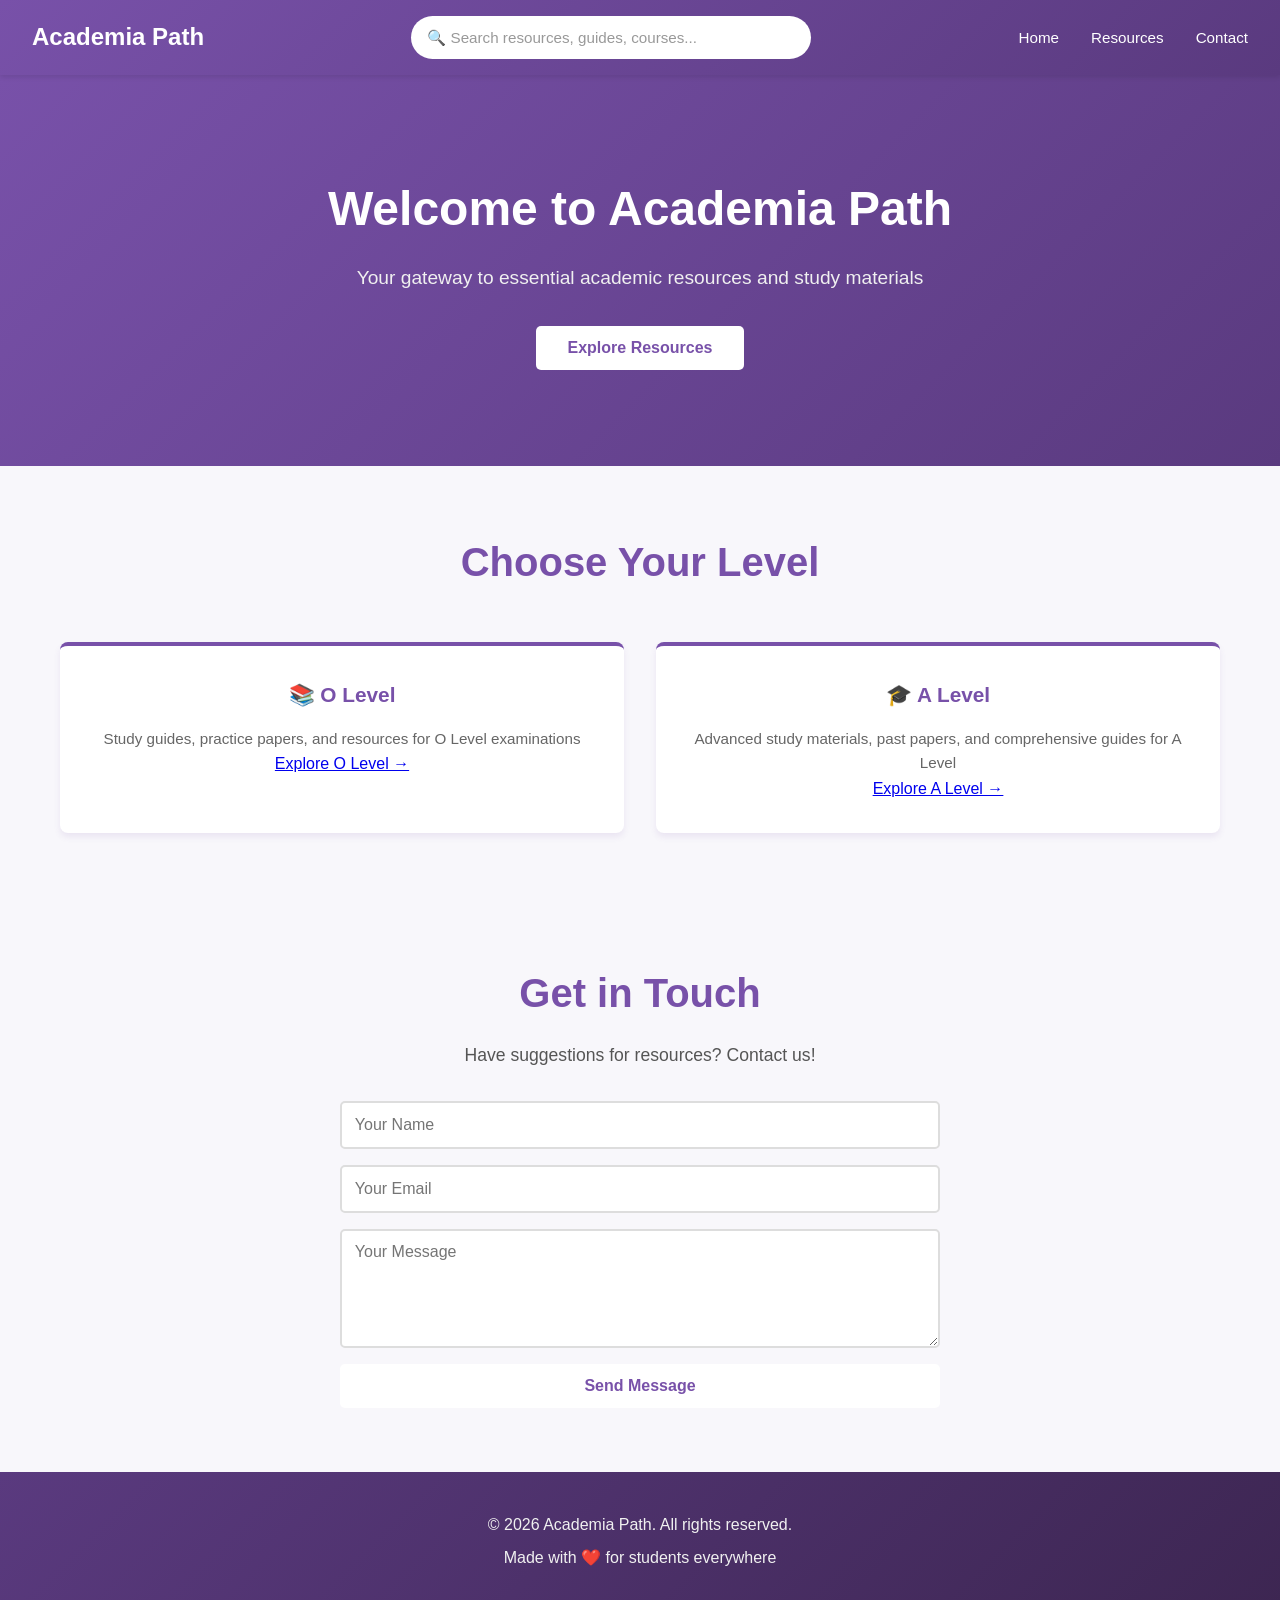
<file: index.html>
<!DOCTYPE html>
<html lang="en">
<head>
    <meta charset="UTF-8">
    <meta name="viewport" content="width=device-width, initial-scale=1.0">
    <title>Academia Path - Academic Resources for Students</title>
    <link rel="stylesheet" href="style.css">
</head>
<body>
    <!-- Navigation -->
    <nav class="navbar">
        <div class="nav-container">
            <div class="logo">Academia Path</div>
            
            <div class="search-bar">
                <input type="text" placeholder="🔍 Search resources, guides, courses...">
            </div>
            
            <ul class="nav-links">
                <li><a href="#home">Home</a></li>
                <li><a href="#resources">Resources</a></li>
                <li><a href="#contact">Contact</a></li>
            </ul>
        </div>
    </nav>

    <!-- Hero Section -->
    <section id="home" class="hero">
        <div class="container">
            <h1>Welcome to Academia Path</h1>
            <p>Your gateway to essential academic resources and study materials</p>
            <button class="btn">Explore Resources</button>
        </div>
    </section>

    <!-- Resources Section -->
    <section id="resources" class="resources">
        <div class="container">
            <h2>Choose Your Level</h2>
            <div class="resource-grid">
                <div class="resource-card">
                    <h3>📚 O Level</h3>
                    <p>Study guides, practice papers, and resources for O Level examinations</p>
                    <a href="o-level.html" class="card-link">Explore O Level →</a>
                </div>
                <div class="resource-card">
                    <h3>🎓 A Level</h3>
                    <p>Advanced study materials, past papers, and comprehensive guides for A Level</p>
                    <a href="a-level.html" class="card-link">Explore A Level →</a>
                </div>
            </div>
        </div>
    </section>

    <!-- Contact Section -->
    <section id="contact" class="contact">
        <div class="container">
            <h2>Get in Touch</h2>
            <p>Have suggestions for resources? Contact us!</p>
            <form class="contact-form">
                <input type="text" placeholder="Your Name" required>
                <input type="email" placeholder="Your Email" required>
                <textarea placeholder="Your Message" rows="5" required></textarea>
                <button type="submit" class="btn">Send Message</button>
            </form>
        </div>
    </section>

    <!-- Footer -->
    <footer class="footer">
        <div class="container">
            <p>&copy; 2026 Academia Path. All rights reserved.</p>
            <p>Made with ❤️ for students everywhere</p>
        </div>
    </footer>
</body>
</html>
</file>
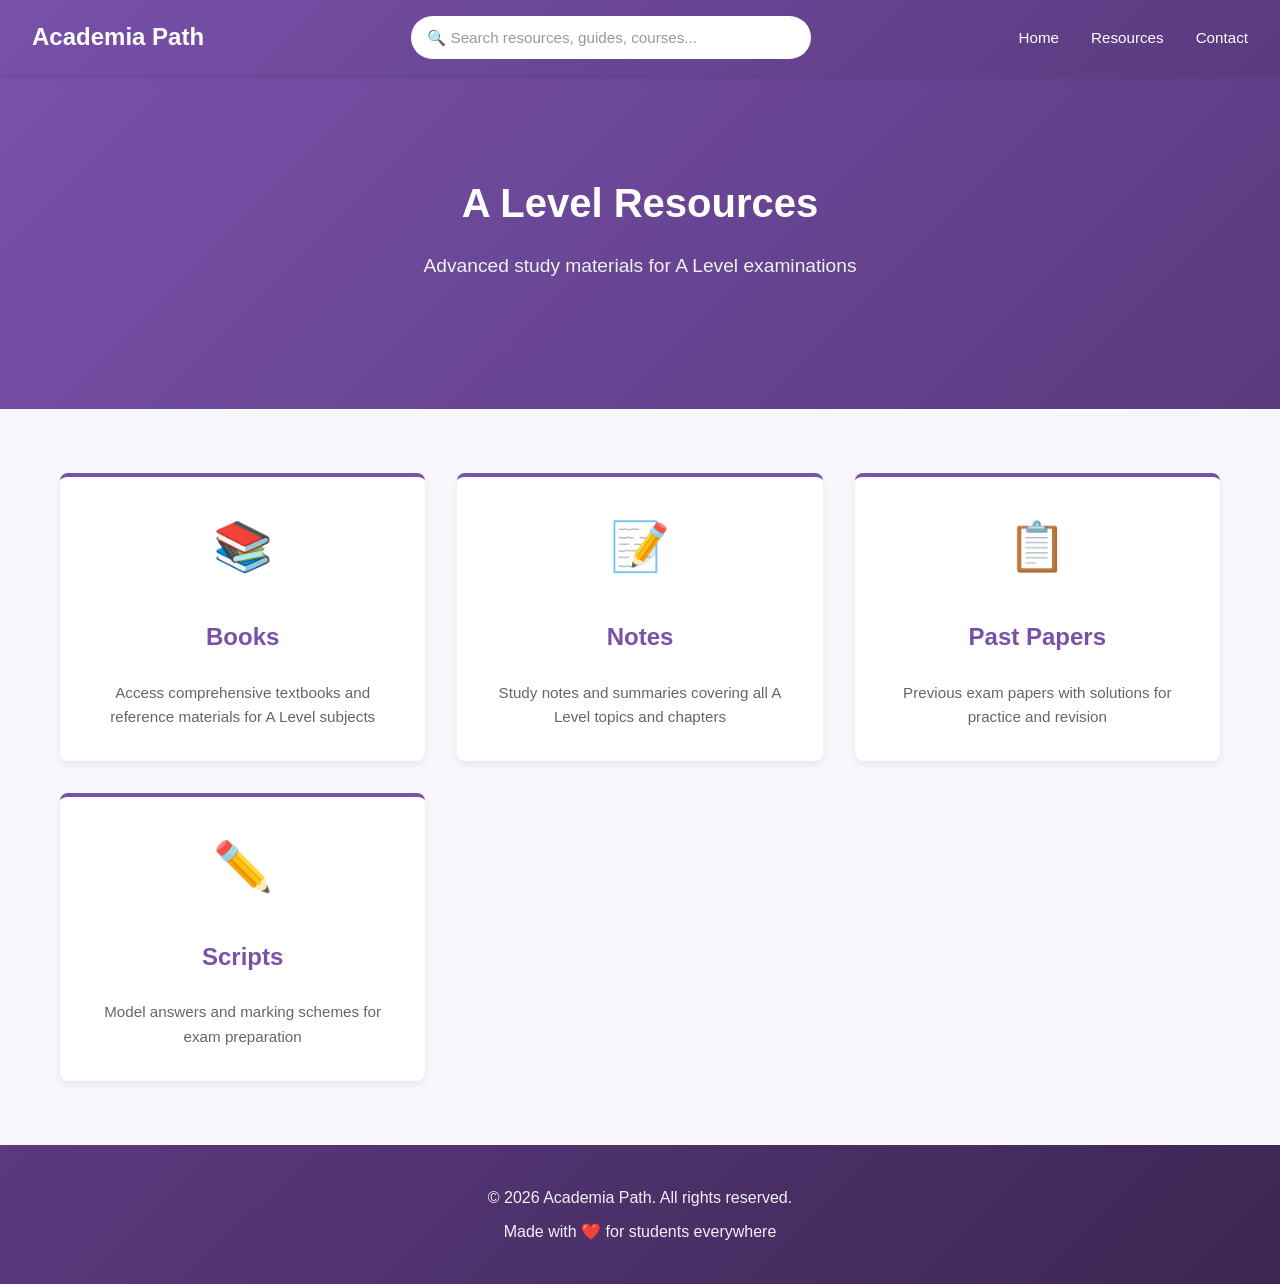
<file: a-level.html>
<!DOCTYPE html>
<html lang="en">
<head>
    <meta charset="UTF-8">
    <meta name="viewport" content="width=device-width, initial-scale=1.0">
    <title>A Level - Academia Path</title>
    <link rel="stylesheet" href="style.css">
    <link rel="stylesheet" href="level-pages.css">
</head>
<body>
    <!-- Navigation -->
    <nav class="navbar">
        <div class="nav-container">
            <div class="logo"><a href="index.html" style="color: white; text-decoration: none;">Academia Path</a></div>
            
            <div class="search-bar">
                <input type="text" placeholder="🔍 Search resources, guides, courses...">
            </div>
            
            <ul class="nav-links">
                <li><a href="index.html">Home</a></li>
                <li><a href="index.html#resources">Resources</a></li>
                <li><a href="index.html#contact">Contact</a></li>
            </ul>
        </div>
    </nav>

    <!-- Hero Section -->
    <section class="hero">
        <div class="container">
            <h1>A Level Resources</h1>
            <p>Advanced study materials for A Level examinations</p>
        </div>
    </section>

    <!-- Resources Grid -->
    <section class="resources">
        <div class="container">
            <div class="resource-grid">
                <!-- Books Card -->
                <div class="resource-card clickable" onclick="window.location.href='#'">
                    <div class="card-icon">📚</div>
                    <h3>Books</h3>
                    <p>Access comprehensive textbooks and reference materials for A Level subjects</p>
                    <div class="card-arrow">→</div>
                </div>

                <!-- Notes Card -->
                <div class="resource-card clickable" onclick="window.location.href='#'">
                    <div class="card-icon">📝</div>
                    <h3>Notes</h3>
                    <p>Study notes and summaries covering all A Level topics and chapters</p>
                    <div class="card-arrow">→</div>
                </div>

                <!-- Past Papers Card -->
                <div class="resource-card clickable" onclick="window.location.href='#'">
                    <div class="card-icon">📋</div>
                    <h3>Past Papers</h3>
                    <p>Previous exam papers with solutions for practice and revision</p>
                    <div class="card-arrow">→</div>
                </div>

                <!-- Scripts Card -->
                <div class="resource-card clickable" onclick="window.location.href='#'">
                    <div class="card-icon">✏️</div>
                    <h3>Scripts</h3>
                    <p>Model answers and marking schemes for exam preparation</p>
                    <div class="card-arrow">→</div>
                </div>
            </div>
        </div>
    </section>

    <!-- Footer -->
    <footer class="footer">
        <div class="container">
            <p>&copy; 2026 Academia Path. All rights reserved.</p>
            <p>Made with ❤️ for students everywhere</p>
        </div>
    </footer>
</body>
</html>
</file>
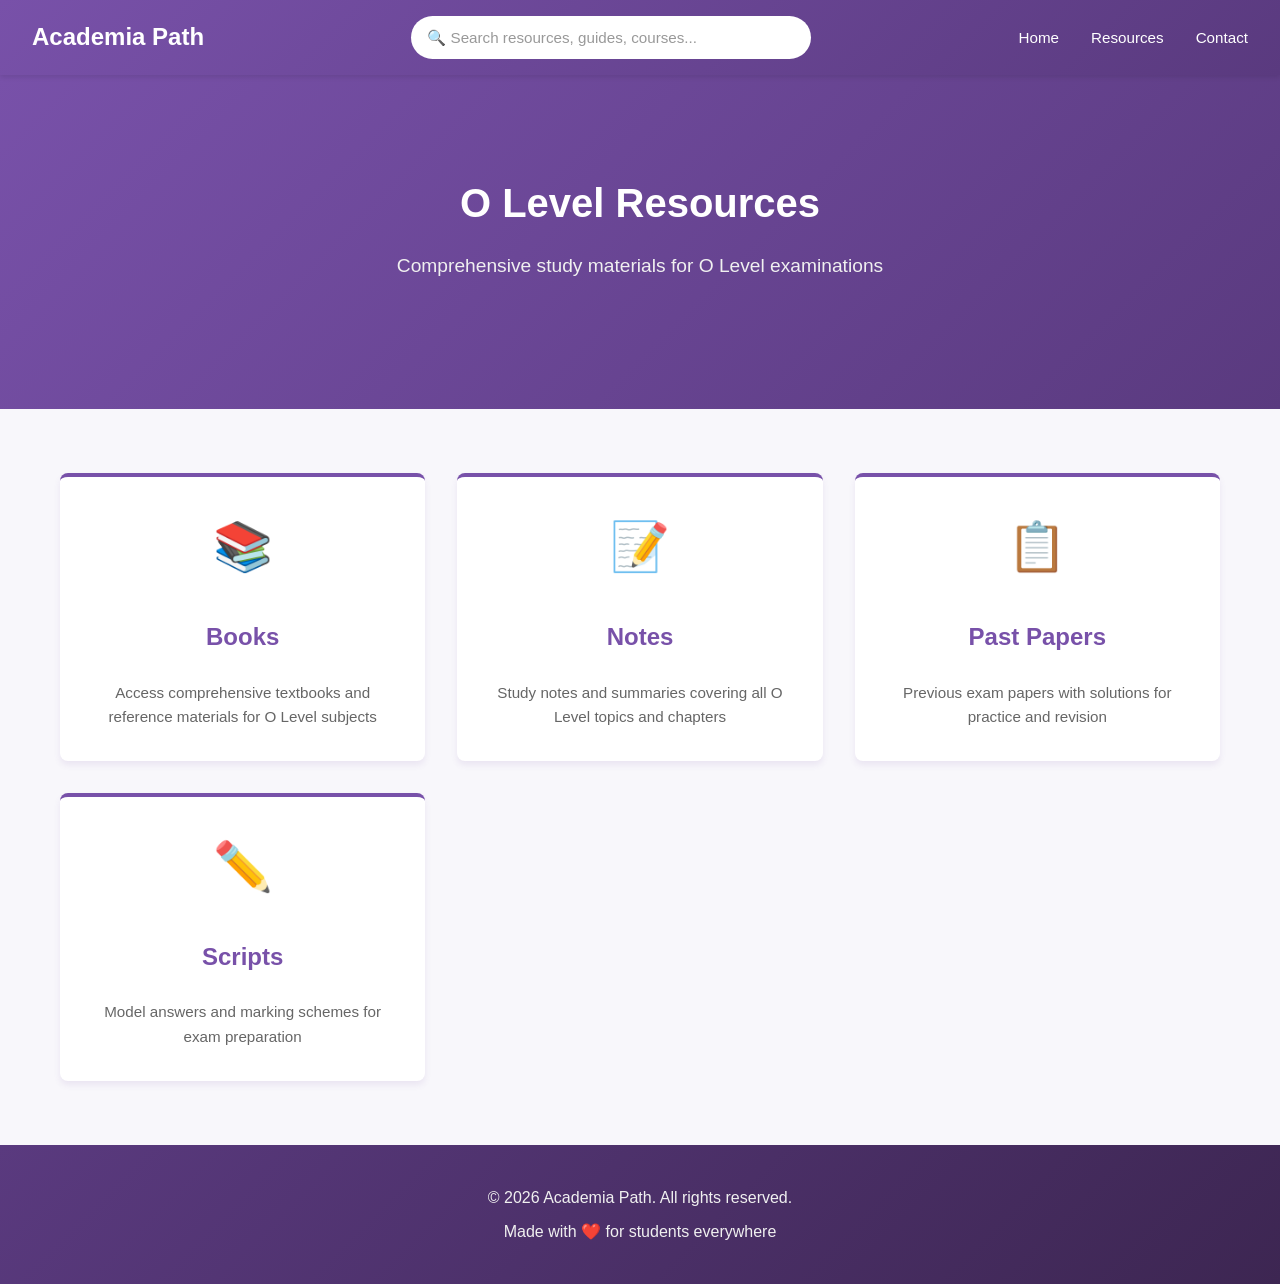
<file: o-level.html>
<!DOCTYPE html>
<html lang="en">
<head>
    <meta charset="UTF-8">
    <meta name="viewport" content="width=device-width, initial-scale=1.0">
    <title>O Level - Academia Path</title>
    <link rel="stylesheet" href="style.css">
    <link rel="stylesheet" href="level-pages.css">
</head>
<body>
    <!-- Navigation -->
    <nav class="navbar">
        <div class="nav-container">
            <div class="logo"><a href="index.html" style="color: white; text-decoration: none;">Academia Path</a></div>
            
            <div class="search-bar">
                <input type="text" placeholder="🔍 Search resources, guides, courses...">
            </div>
            
            <ul class="nav-links">
                <li><a href="index.html">Home</a></li>
                <li><a href="index.html#resources">Resources</a></li>
                <li><a href="index.html#contact">Contact</a></li>
            </ul>
        </div>
    </nav>

    <!-- Hero Section -->
    <section class="hero">
        <div class="container">
            <h1>O Level Resources</h1>
            <p>Comprehensive study materials for O Level examinations</p>
        </div>
    </section>

    <!-- Resources Grid -->
    <section class="resources">
        <div class="container">
            <div class="resource-grid">
                <!-- Books Card -->
                <div class="resource-card clickable" onclick="window.location.href='#'">
                    <div class="card-icon">📚</div>
                    <h3>Books</h3>
                    <p>Access comprehensive textbooks and reference materials for O Level subjects</p>
                    <div class="card-arrow">→</div>
                </div>

                <!-- Notes Card -->
                <div class="resource-card clickable" onclick="window.location.href='#'">
                    <div class="card-icon">📝</div>
                    <h3>Notes</h3>
                    <p>Study notes and summaries covering all O Level topics and chapters</p>
                    <div class="card-arrow">→</div>
                </div>

                <!-- Past Papers Card -->
                <div class="resource-card clickable" onclick="window.location.href='#'">
                    <div class="card-icon">📋</div>
                    <h3>Past Papers</h3>
                    <p>Previous exam papers with solutions for practice and revision</p>
                    <div class="card-arrow">→</div>
                </div>

                <!-- Scripts Card -->
                <div class="resource-card clickable" onclick="window.location.href='#'">
                    <div class="card-icon">✏️</div>
                    <h3>Scripts</h3>
                    <p>Model answers and marking schemes for exam preparation</p>
                    <div class="card-arrow">→</div>
                </div>
            </div>
        </div>
    </section>

    <!-- Footer -->
    <footer class="footer">
        <div class="container">
            <p>&copy; 2026 Academia Path. All rights reserved.</p>
            <p>Made with ❤️ for students everywhere</p>
        </div>
    </footer>
</body>
</html>
</file>
<file: style.css>
/* General Styles */
* {
    margin: 0;
    padding: 0;
    box-sizing: border-box;
}

body {
    font-family: 'Segoe UI', Tahoma, Geneva, Verdana, sans-serif;
    line-height: 1.6;
    color: #333;
}

.container {
    max-width: 1200px;
    margin: 0 auto;
    padding: 0 20px;
}

/* Navigation */
.navbar {
    background: linear-gradient(135deg, #7851A9 0%, #5a3a7f 100%);
    color: white;
    padding: 1rem 2rem;
    position: sticky;
    top: 0;
    box-shadow: 0 2px 5px rgba(0,0,0,0.1);
}

.nav-container {
    max-width: 1400px;
    margin: 0 auto;
    display: flex;
    justify-content: space-between;
    align-items: center;
    gap: 2rem;
}

.logo {
    font-size: 1.5rem;
    font-weight: bold;
    white-space: nowrap;
    min-width: 150px;
    color: #ffffff;
}

.search-bar {
    flex: 1;
    max-width: 400px;
}

.search-bar input {
    width: 100%;
    padding: 0.8rem 1rem;
    border: none;
    border-radius: 25px;
    font-size: 0.95rem;
    background-color: #ffffff;
    color: #333;
}

.search-bar input::placeholder {
    color: #999;
}

.search-bar input:focus {
    outline: none;
    box-shadow: 0 0 8px rgba(255, 255, 255, 0.3);
}

.nav-links {
    display: flex;
    list-style: none;
    gap: 2rem;
    white-space: nowrap;
}

.nav-links a {
    color: #ffffff;
    text-decoration: none;
    transition: opacity 0.3s;
    font-size: 0.95rem;
}

.nav-links a:hover {
    opacity: 0.8;
}

/* Hero Section */
.hero {
    background: linear-gradient(135deg, #7851A9 0%, #5a3a7f 100%);
    color: white;
    padding: 6rem 2rem;
    text-align: center;
}

.hero h1 {
    font-size: 3rem;
    margin-bottom: 1rem;
    color: #ffffff;
}

.hero p {
    font-size: 1.2rem;
    margin-bottom: 2rem;
    color: #f0f0f0;
}

/* Button */
.btn {
    background-color: #ffffff;
    color: #7851A9;
    padding: 0.8rem 2rem;
    border: none;
    border-radius: 5px;
    font-size: 1rem;
    font-weight: bold;
    cursor: pointer;
    transition: transform 0.3s, box-shadow 0.3s, background-color 0.3s;
}

.btn:hover {
    transform: translateY(-2px);
    box-shadow: 0 5px 15px rgba(0,0,0,0.2);
    background-color: #f5f5f5;
}

/* Resources Section */
.resources {
    padding: 4rem 2rem;
    background-color: #f8f7fb;
}

.resources h2 {
    text-align: center;
    font-size: 2.5rem;
    margin-bottom: 3rem;
    color: #7851A9;
}

.resource-grid {
    display: grid;
    grid-template-columns: repeat(auto-fit, minmax(250px, 1fr));
    gap: 2rem;
}

.resource-card {
    background: white;
    padding: 2rem;
    border-radius: 8px;
    box-shadow: 0 4px 6px rgba(120, 81, 169, 0.1);
    transition: transform 0.3s, box-shadow 0.3s;
    text-align: center;
    border-top: 4px solid #7851A9;
}

.resource-card:hover {
    transform: translateY(-5px);
    box-shadow: 0 8px 12px rgba(120, 81, 169, 0.2);
}

.resource-card h3 {
    margin-bottom: 1rem;
    font-size: 1.3rem;
    color: #7851A9;
}

.resource-card p {
    color: #666;
    font-size: 0.95rem;
}

/* Categories Section */
.categories {
    padding: 4rem 2rem;
    background-color: #ffffff;
}

.categories h2 {
    text-align: center;
    font-size: 2.5rem;
    margin-bottom: 3rem;
    color: #7851A9;
}

.category-list {
    display: grid;
    grid-template-columns: repeat(auto-fit, minmax(150px, 1fr));
    gap: 1.5rem;
}

.category-item {
    background: linear-gradient(135deg, #7851A9 0%, #5a3a7f 100%);
    color: white;
    padding: 1.5rem;
    border-radius: 8px;
    text-align: center;
    font-weight: bold;
    cursor: pointer;
    transition: transform 0.3s, box-shadow 0.3s;
}

.category-item:hover {
    transform: scale(1.05);
    box-shadow: 0 5px 15px rgba(120, 81, 169, 0.3);
}

/* Contact Section */
.contact {
    padding: 4rem 2rem;
    background-color: #f8f7fb;
}

.contact h2 {
    text-align: center;
    font-size: 2.5rem;
    margin-bottom: 1rem;
    color: #7851A9;
}

.contact p {
    text-align: center;
    margin-bottom: 2rem;
    font-size: 1.1rem;
    color: #555;
}

.contact-form {
    max-width: 600px;
    margin: 0 auto;
    display: flex;
    flex-direction: column;
    gap: 1rem;
}

.contact-form input,
.contact-form textarea {
    padding: 0.8rem;
    border: 2px solid #ddd;
    border-radius: 5px;
    font-size: 1rem;
    font-family: inherit;
}

.contact-form input:focus,
.contact-form textarea:focus {
    outline: none;
    border-color: #7851A9;
    box-shadow: 0 0 5px rgba(120, 81, 169, 0.3);
}

/* Footer */
.footer {
    background: linear-gradient(135deg, #5a3a7f 0%, #3d2652 100%);
    color: white;
    padding: 2rem;
    text-align: center;
}

.footer p {
    margin: 0.5rem 0;
    color: #f0f0f0;
}

/* Responsive Design */
@media (max-width: 768px) {
    .nav-container {
        flex-wrap: wrap;
        gap: 1rem;
    }

    .logo {
        min-width: auto;
        flex-basis: 100%;
        text-align: center;
    }

    .search-bar {
        flex-basis: 100%;
        max-width: 100%;
    }

    .nav-links {
        gap: 1rem;
        font-size: 0.9rem;
        flex-basis: 100%;
        justify-content: center;
    }

    .hero h1 {
        font-size: 2rem;
    }

    .hero p {
        font-size: 1rem;
    }

    .resources h2,
    .categories h2,
    .contact h2 {
        font-size: 2rem;
    }
}
</file>
<file: level-pages.css>
/* Level Pages Specific Styles */

/* Make cards clickable with cursor pointer */
.clickable {
    cursor: pointer;
    position: relative;
    overflow: hidden;
}

.clickable::before {
    content: '';
    position: absolute;
    top: 0;
    left: -100%;
    width: 100%;
    height: 100%;
    background: rgba(120, 81, 169, 0.05);
    transition: left 0.3s ease;
    z-index: 0;
}

.clickable:hover::before {
    left: 100%;
}

.clickable:hover {
    box-shadow: 0 12px 20px rgba(120, 81, 169, 0.25) !important;
    transform: translateY(-8px) !important;
}

/* Card Icon Styling */
.card-icon {
    font-size: 3rem;
    margin-bottom: 1rem;
    display: inline-block;
}

/* Card Arrow */
.card-arrow {
    position: absolute;
    bottom: 1.5rem;
    right: 1.5rem;
    font-size: 1.5rem;
    color: #7851A9;
    opacity: 0;
    transition: opacity 0.3s ease, transform 0.3s ease;
}

.clickable:hover .card-arrow {
    opacity: 1;
    transform: translateX(5px);
}

/* Resource Grid for Level Pages */
.resource-grid {
    display: grid;
    grid-template-columns: repeat(auto-fit, minmax(280px, 1fr));
    gap: 2rem;
}

/* Adjust resource cards for better presentation */
.resource-card {
    position: relative;
    display: flex;
    flex-direction: column;
    align-items: center;
    justify-content: center;
}

.resource-card h3 {
    margin-top: 1rem;
    font-size: 1.5rem;
}

.resource-card p {
    margin-top: 0.5rem;
    text-align: center;
}

/* Hero section for level pages */
.hero h1 {
    font-size: 2.5rem;
}

/* Responsive Design */
@media (max-width: 768px) {
    .resource-grid {
        grid-template-columns: repeat(auto-fit, minmax(200px, 1fr));
        gap: 1.5rem;
    }

    .card-icon {
        font-size: 2.5rem;
    }

    .resource-card h3 {
        font-size: 1.2rem;
    }

    .resource-card p {
        font-size: 0.9rem;
    }

    .hero h1 {
        font-size: 2rem;
    }
}
</file>
